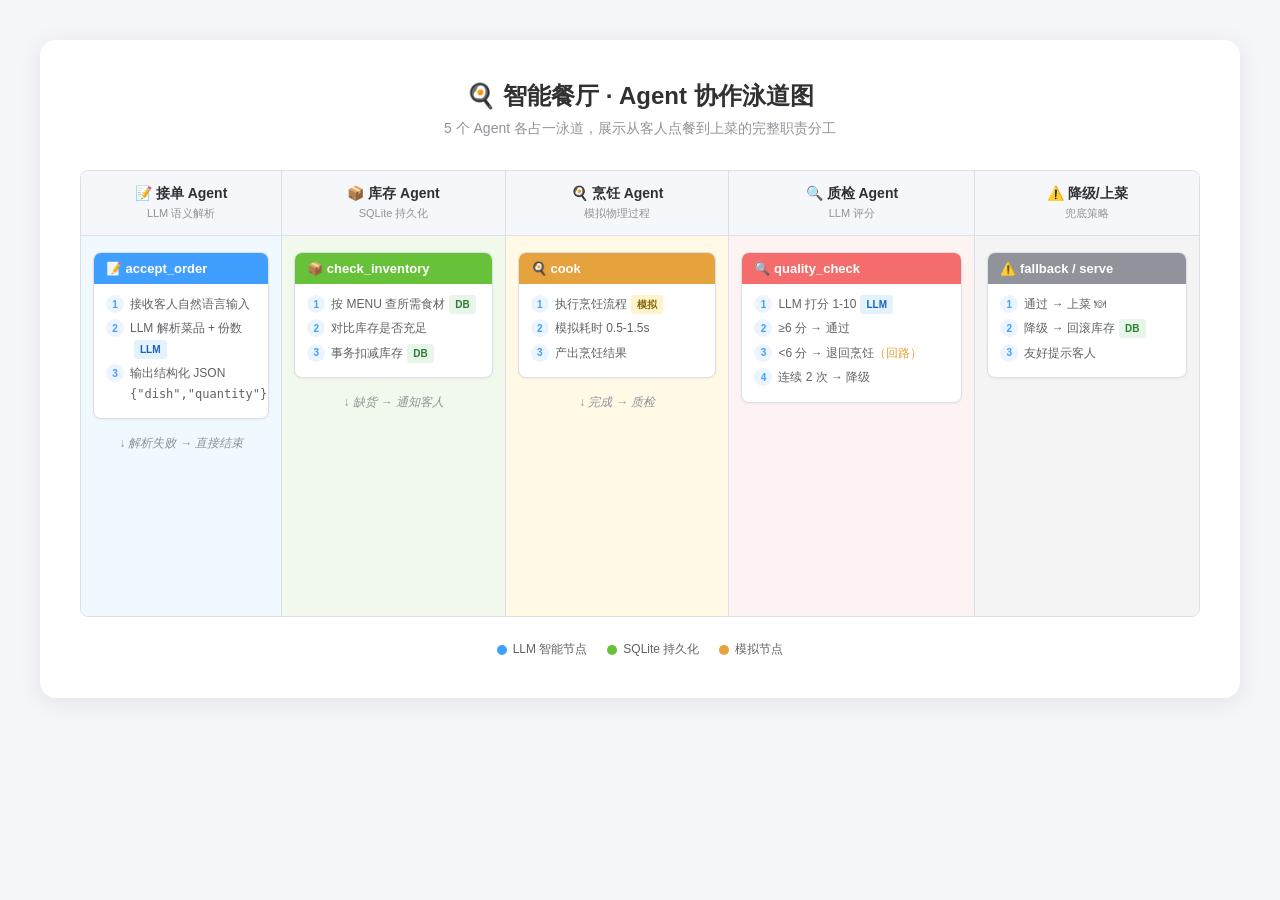
<file: docs/Agent协作泳道图.html>
<!DOCTYPE html>
<html lang="zh-CN">
<head>
<meta charset="UTF-8">
<meta name="viewport" content="width=device-width, initial-scale=1.0">
<title>智能餐厅 - Agent 协作泳道图</title>
<style>
  * { margin: 0; padding: 0; box-sizing: border-box; }
  body {
    font-family: "Microsoft YaHei","PingFang SC",sans-serif;
    background: #f5f6fa;
    padding: 40px;
  }
  .container {
    background: white;
    border-radius: 16px;
    box-shadow: 0 4px 24px rgba(0,0,0,.08);
    padding: 40px;
    max-width: 1200px;
    margin: 0 auto;
  }
  h1 { text-align: center; font-size: 24px; color: #303133; margin-bottom: 8px; }
  .subtitle { text-align: center; color: #909399; font-size: 14px; margin-bottom: 32px; }

  .swimlane-wrapper {
    border: 1px solid #dcdfe6;
    border-radius: 8px;
    overflow: hidden;
  }

  /* 泳道头 */
  .swimlane-header {
    display: flex;
    background: #f5f7fa;
    border-bottom: 1px solid #dcdfe6;
  }
  .lane-title {
    padding: 14px;
    text-align: center;
    font-weight: 700;
    font-size: 14px;
    color: #303133;
    border-right: 1px solid #dcdfe6;
  }
  .lane-title:last-child { border-right: none; }
  .lane-title .sub { display: block; font-size: 11px; color: #909399; font-weight: 400; margin-top: 3px; }

  /* 泳道主体 */
  .swimlane-body { display: flex; }
  .lane {
    padding: 16px 12px;
    border-right: 1px solid #dcdfe6;
    display: flex;
    flex-direction: column;
    gap: 12px;
    min-height: 380px;
  }
  .lane:last-child { border-right: none; }
  .lane-order { width: 18%; background: #f0f9ff; }
  .lane-inventory { width: 20%; background: #f0f9eb; }
  .lane-cook { width: 20%; background: #fff9e6; }
  .lane-qc { width: 22%; background: #fdf3f3; }
  .lane-fallback { width: 20%; background: #f4f4f5; }

  /* 泳道内卡片 */
  .entity-card {
    background: #fff;
    border: 1.5px solid #dcdfe6;
    border-radius: 8px;
    overflow: hidden;
    box-shadow: 0 1px 3px rgba(0,0,0,.05);
  }
  .entity-header {
    padding: 8px 12px;
    font-weight: 600;
    font-size: 13px;
    color: #fff;
    display: flex;
    justify-content: space-between;
    align-items: center;
  }
  .entity-header.order { background: #409eff; }
  .entity-header.inventory { background: #67c23a; }
  .entity-header.cook { background: #e6a23c; }
  .entity-header.qc { background: #f56c6c; }
  .entity-header.fallback { background: #909399; }
  .entity-body { padding: 10px 12px; font-size: 12px; color: #606266; line-height: 1.7; }
  .entity-body .step { display: flex; align-items: flex-start; gap: 6px; margin-bottom: 4px; }
  .entity-body .step-num {
    background: #ecf5ff; color: #409eff;
    width: 18px; height: 18px; border-radius: 50%;
    display: inline-flex; align-items: center; justify-content: center;
    font-size: 10px; font-weight: 700; flex-shrink: 0; margin-top: 1px;
  }
  .tech-tag {
    display: inline-block;
    font-size: 10px;
    padding: 1px 6px;
    border-radius: 3px;
    margin-left: 4px;
    font-weight: 600;
  }
  .tech-llm { background: #e3f2fd; color: #1565c0; }
  .tech-db { background: #e8f5e9; color: #2e7d32; }
  .tech-sim { background: #fff3cd; color: #856404; }

  .flow-note {
    text-align: center;
    font-size: 12px;
    color: #909399;
    padding: 4px 0;
    font-style: italic;
  }

  /* 图例 */
  .legend {
    margin-top: 24px;
    display: flex;
    justify-content: center;
    gap: 20px;
    flex-wrap: wrap;
  }
  .legend-item {
    display: flex;
    align-items: center;
    gap: 6px;
    font-size: 12px;
    color: #606266;
  }
  .legend-dot { width: 10px; height: 10px; border-radius: 50%; }
  .dot-llm { background: #409eff; }
  .dot-db { background: #67c23a; }
  .dot-sim { background: #e6a23c; }

  @media (max-width: 900px) {
    .swimlane-body { flex-direction: column; }
    .lane { width: 100% !important; border-right: none; border-bottom: 1px dashed #dcdfe6; min-height: auto; }
    .lane:last-child { border-bottom: none; }
  }
</style>
</head>
<body>
<div class="container">
  <h1>🍳 智能餐厅 · Agent 协作泳道图</h1>
  <p class="subtitle">5 个 Agent 各占一泳道，展示从客人点餐到上菜的完整职责分工</p>

  <div class="swimlane-wrapper">
    <!-- 泳道头 -->
    <div class="swimlane-header">
      <div class="lane-title" style="width:18%">📝 接单 Agent<span class="sub">LLM 语义解析</span></div>
      <div class="lane-title" style="width:20%">📦 库存 Agent<span class="sub">SQLite 持久化</span></div>
      <div class="lane-title" style="width:20%">🍳 烹饪 Agent<span class="sub">模拟物理过程</span></div>
      <div class="lane-title" style="width:22%">🔍 质检 Agent<span class="sub">LLM 评分</span></div>
      <div class="lane-title" style="width:20%">⚠️ 降级/上菜<span class="sub">兜底策略</span></div>
    </div>

    <!-- 泳道主体 -->
    <div class="swimlane-body">

      <!-- 接单 -->
      <div class="lane lane-order">
        <div class="entity-card">
          <div class="entity-header order">📝 accept_order</div>
          <div class="entity-body">
            <div class="step"><span class="step-num">1</span><span>接收客人自然语言输入</span></div>
            <div class="step"><span class="step-num">2</span><span>LLM 解析菜品 + 份数<span class="tech-tag tech-llm">LLM</span></span></div>
            <div class="step"><span class="step-num">3</span><span>输出结构化 JSON<br><code>{"dish","quantity"}</code></span></div>
          </div>
        </div>
        <div class="flow-note">↓ 解析失败 → 直接结束</div>
      </div>

      <!-- 库存 -->
      <div class="lane lane-inventory">
        <div class="entity-card">
          <div class="entity-header inventory">📦 check_inventory</div>
          <div class="entity-body">
            <div class="step"><span class="step-num">1</span><span>按 MENU 查所需食材<span class="tech-tag tech-db">DB</span></span></div>
            <div class="step"><span class="step-num">2</span><span>对比库存是否充足</span></div>
            <div class="step"><span class="step-num">3</span><span>事务扣减库存<span class="tech-tag tech-db">DB</span></span></div>
          </div>
        </div>
        <div class="flow-note">↓ 缺货 → 通知客人</div>
      </div>

      <!-- 烹饪 -->
      <div class="lane lane-cook">
        <div class="entity-card">
          <div class="entity-header cook">🍳 cook</div>
          <div class="entity-body">
            <div class="step"><span class="step-num">1</span><span>执行烹饪流程<span class="tech-tag tech-sim">模拟</span></span></div>
            <div class="step"><span class="step-num">2</span><span>模拟耗时 0.5-1.5s</span></div>
            <div class="step"><span class="step-num">3</span><span>产出烹饪结果</span></div>
          </div>
        </div>
        <div class="flow-note">↓ 完成 → 质检</div>
      </div>

      <!-- 质检 -->
      <div class="lane lane-qc">
        <div class="entity-card">
          <div class="entity-header qc">🔍 quality_check</div>
          <div class="entity-body">
            <div class="step"><span class="step-num">1</span><span>LLM 打分 1-10<span class="tech-tag tech-llm">LLM</span></span></div>
            <div class="step"><span class="step-num">2</span><span>≥6 分 → 通过</span></div>
            <div class="step"><span class="step-num">3</span><span>&lt;6 分 → 退回烹饪<span style="color:#e6a23c;">（回路）</span></span></div>
            <div class="step"><span class="step-num">4</span><span>连续 2 次 → 降级</span></div>
          </div>
        </div>
      </div>

      <!-- 降级/上菜 -->
      <div class="lane lane-fallback">
        <div class="entity-card">
          <div class="entity-header fallback">⚠️ fallback / serve</div>
          <div class="entity-body">
            <div class="step"><span class="step-num">1</span><span>通过 → 上菜 🍽</span></div>
            <div class="step"><span class="step-num">2</span><span>降级 → 回滚库存<span class="tech-tag tech-db">DB</span></span></div>
            <div class="step"><span class="step-num">3</span><span>友好提示客人</span></div>
          </div>
        </div>
      </div>

    </div>
  </div>

  <!-- 图例 -->
  <div class="legend">
    <div class="legend-item"><span class="legend-dot dot-llm"></span> LLM 智能节点</div>
    <div class="legend-item"><span class="legend-dot dot-db"></span> SQLite 持久化</div>
    <div class="legend-item"><span class="legend-dot dot-sim"></span> 模拟节点</div>
  </div>

</div>
</body>
</html>
</file>
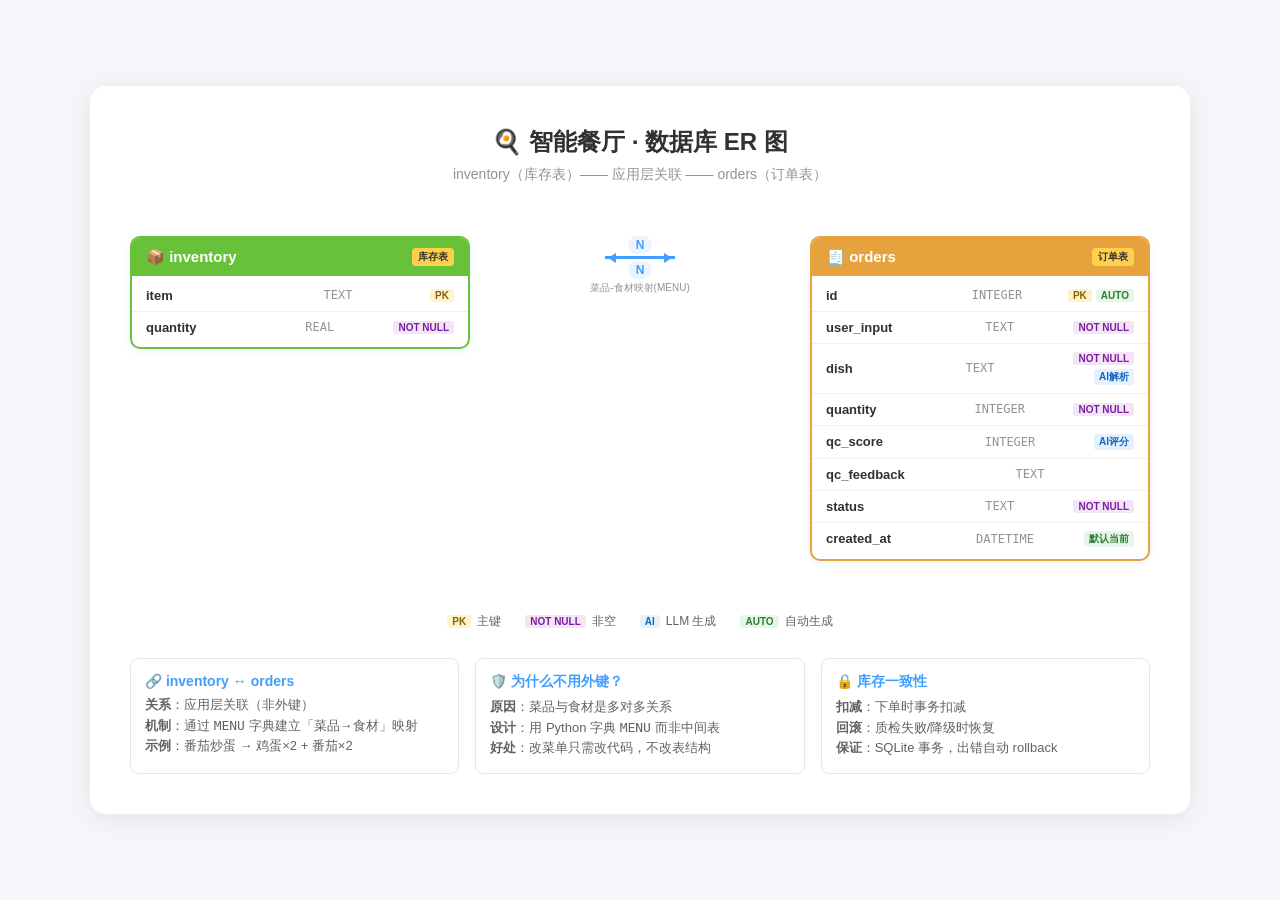
<file: docs/数据库ER图.html>
<!DOCTYPE html>
<html lang="zh-CN">
<head>
<meta charset="UTF-8">
<meta name="viewport" content="width=device-width, initial-scale=1.0">
<title>智能餐厅 - 数据库 ER 图</title>
<style>
  * { margin: 0; padding: 0; box-sizing: border-box; }
  body {
    font-family: "Microsoft YaHei","PingFang SC",sans-serif;
    background: #f5f6fa;
    display: flex;
    justify-content: center;
    align-items: center;
    min-height: 100vh;
    padding: 40px;
  }
  .container {
    background: white;
    border-radius: 16px;
    box-shadow: 0 4px 24px rgba(0,0,0,.08);
    padding: 40px;
    max-width: 1100px;
    width: 100%;
  }
  h1 { text-align: center; font-size: 24px; color: #303133; margin-bottom: 8px; }
  .subtitle { text-align: center; color: #909399; font-size: 14px; margin-bottom: 32px; }

  .er-diagram { position: relative; padding: 20px 0; }
  .tables-row {
    display: flex;
    justify-content: space-between;
    align-items: flex-start;
    gap: 0;
    position: relative;
  }

  .table-box {
    border: 2px solid #409eff;
    border-radius: 10px;
    overflow: hidden;
    width: 340px;
    background: #fff;
    box-shadow: 0 2px 8px rgba(64,158,255,.1);
  }
  .table-header {
    background: #409eff;
    color: white;
    padding: 10px 14px;
    font-weight: 700;
    font-size: 15px;
    display: flex;
    justify-content: space-between;
    align-items: center;
  }
  .table-header .pk-badge {
    background: #ffd04b;
    color: #333;
    font-size: 10px;
    padding: 2px 6px;
    border-radius: 4px;
    font-weight: 600;
  }
  .table-body { padding: 4px 0; }
  .col-row {
    display: flex;
    justify-content: space-between;
    align-items: center;
    padding: 8px 14px;
    font-size: 13px;
    border-bottom: 1px solid #f0f0f0;
  }
  .col-row:last-child { border-bottom: none; }
  .col-name { font-weight: 600; color: #303133; min-width: 100px; }
  .col-type { color: #909399; font-family: "Cascadia Code",Consolas,monospace; font-size: 12px; min-width: 100px; text-align: center; }
  .col-tags { display: flex; gap: 4px; flex-wrap: wrap; max-width: 100px; justify-content: flex-end; }

  .tag {
    font-size: 10px;
    padding: 1px 5px;
    border-radius: 3px;
    font-weight: 600;
    white-space: nowrap;
  }
  .tag-pk { background: #fff3cd; color: #856404; }
  .tag-nn { background: #f3e5f5; color: #7b1fa2; }
  .tag-ai { background: #e3f2fd; color: #1565c0; }
  .tag-auto { background: #e8f5e9; color: #2e7d32; }

  /* 关系连线 */
  .relation-line {
    display: flex;
    align-items: center;
    padding: 0 8px;
    flex-shrink: 0;
  }
  .line-content {
    display: flex;
    flex-direction: column;
    align-items: center;
    gap: 2px;
  }
  .line-bar {
    width: 70px;
    height: 3px;
    background: #409eff;
    position: relative;
  }
  .line-bar::before, .line-bar::after {
    content: '';
    position: absolute;
    top: -3px;
    border: 5px solid transparent;
  }
  .line-bar::before {
    left: -2px;
    border-right-color: #409eff;
    border-right-width: 8px;
  }
  .line-bar::after {
    right: -2px;
    border-left-color: #409eff;
    border-left-width: 8px;
  }
  .cardinality {
    font-size: 12px;
    font-weight: 700;
    color: #409eff;
    background: #ecf5ff;
    padding: 2px 8px;
    border-radius: 10px;
  }
  .rel-label {
    font-size: 10px;
    color: #909399;
    white-space: nowrap;
  }

  .legend {
    margin-top: 32px;
    display: flex;
    justify-content: center;
    gap: 24px;
    flex-wrap: wrap;
  }
  .legend-item {
    display: flex;
    align-items: center;
    gap: 6px;
    font-size: 12px;
    color: #606266;
  }

  .notes {
    margin-top: 28px;
    display: grid;
    grid-template-columns: repeat(3,1fr);
    gap: 16px;
  }
  .note-card {
    border: 1px solid #e4e7ed;
    border-radius: 8px;
    padding: 14px;
    font-size: 13px;
  }
  .note-card h4 { color: #409eff; margin-bottom: 6px; font-size: 14px; }
  .note-card p { color: #606266; line-height: 1.6; }

  @media (max-width: 1000px) {
    .tables-row { flex-wrap: wrap; justify-content: center; gap: 20px; }
    .relation-line { display: none; }
    .notes { grid-template-columns: 1fr; }
  }
</style>
</head>
<body>
<div class="container">
  <h1>🍳 智能餐厅 · 数据库 ER 图</h1>
  <p class="subtitle">inventory（库存表）—— 应用层关联 —— orders（订单表）</p>

  <div class="er-diagram">
    <div class="tables-row">

      <!-- ========== inventory 表 ========== -->
      <div class="table-box" style="border-color:#67c23a;">
        <div class="table-header" style="background:#67c23a;">
          <span>📦 inventory</span>
          <span class="pk-badge">库存表</span>
        </div>
        <div class="table-body">
          <div class="col-row">
            <span class="col-name">item</span>
            <span class="col-type">TEXT</span>
            <span class="col-tags"><span class="tag tag-pk">PK</span></span>
          </div>
          <div class="col-row">
            <span class="col-name">quantity</span>
            <span class="col-type">REAL</span>
            <span class="col-tags"><span class="tag tag-nn">NOT NULL</span></span>
          </div>
        </div>
      </div>

      <!-- 关系连线 -->
      <div class="relation-line">
        <div class="line-content">
          <span class="cardinality">N</span>
          <div class="line-bar"></div>
          <span class="cardinality">N</span>
          <span class="rel-label">菜品-食材映射(MENU)</span>
        </div>
      </div>

      <!-- ========== orders 表 ========== -->
      <div class="table-box" style="border-color:#e6a23c;">
        <div class="table-header" style="background:#e6a23c;">
          <span>🧾 orders</span>
          <span class="pk-badge">订单表</span>
        </div>
        <div class="table-body">
          <div class="col-row">
            <span class="col-name">id</span>
            <span class="col-type">INTEGER</span>
            <span class="col-tags"><span class="tag tag-pk">PK</span><span class="tag tag-auto">AUTO</span></span>
          </div>
          <div class="col-row">
            <span class="col-name">user_input</span>
            <span class="col-type">TEXT</span>
            <span class="col-tags"><span class="tag tag-nn">NOT NULL</span></span>
          </div>
          <div class="col-row">
            <span class="col-name">dish</span>
            <span class="col-type">TEXT</span>
            <span class="col-tags"><span class="tag tag-nn">NOT NULL</span><span class="tag tag-ai">AI解析</span></span>
          </div>
          <div class="col-row">
            <span class="col-name">quantity</span>
            <span class="col-type">INTEGER</span>
            <span class="col-tags"><span class="tag tag-nn">NOT NULL</span></span>
          </div>
          <div class="col-row">
            <span class="col-name">qc_score</span>
            <span class="col-type">INTEGER</span>
            <span class="col-tags"><span class="tag tag-ai">AI评分</span></span>
          </div>
          <div class="col-row">
            <span class="col-name">qc_feedback</span>
            <span class="col-type">TEXT</span>
            <span class="col-tags"></span>
          </div>
          <div class="col-row">
            <span class="col-name">status</span>
            <span class="col-type">TEXT</span>
            <span class="col-tags"><span class="tag tag-nn">NOT NULL</span></span>
          </div>
          <div class="col-row">
            <span class="col-name">created_at</span>
            <span class="col-type">DATETIME</span>
            <span class="col-tags"><span class="tag tag-auto">默认当前</span></span>
          </div>
        </div>
      </div>

    </div>
  </div>

  <!-- 图例 -->
  <div class="legend">
    <div class="legend-item"><span class="tag tag-pk">PK</span> 主键</div>
    <div class="legend-item"><span class="tag tag-nn">NOT NULL</span> 非空</div>
    <div class="legend-item"><span class="tag tag-ai">AI</span> LLM 生成</div>
    <div class="legend-item"><span class="tag tag-auto">AUTO</span> 自动生成</div>
  </div>

  <!-- 关联说明 -->
  <div class="notes">
    <div class="note-card">
      <h4>🔗 inventory ↔ orders</h4>
      <p><b>关系</b>：应用层关联（非外键）<br><b>机制</b>：通过 <code>MENU</code> 字典建立「菜品→食材」映射<br><b>示例</b>：番茄炒蛋 → 鸡蛋×2 + 番茄×2</p>
    </div>
    <div class="note-card">
      <h4>🛡️ 为什么不用外键？</h4>
      <p><b>原因</b>：菜品与食材是多对多关系<br><b>设计</b>：用 Python 字典 <code>MENU</code> 而非中间表<br><b>好处</b>：改菜单只需改代码，不改表结构</p>
    </div>
    <div class="note-card">
      <h4>🔒 库存一致性</h4>
      <p><b>扣减</b>：下单时事务扣减<br><b>回滚</b>：质检失败/降级时恢复<br><b>保证</b>：SQLite 事务，出错自动 rollback</p>
    </div>
  </div>

</div>
</body>
</html>
</file>
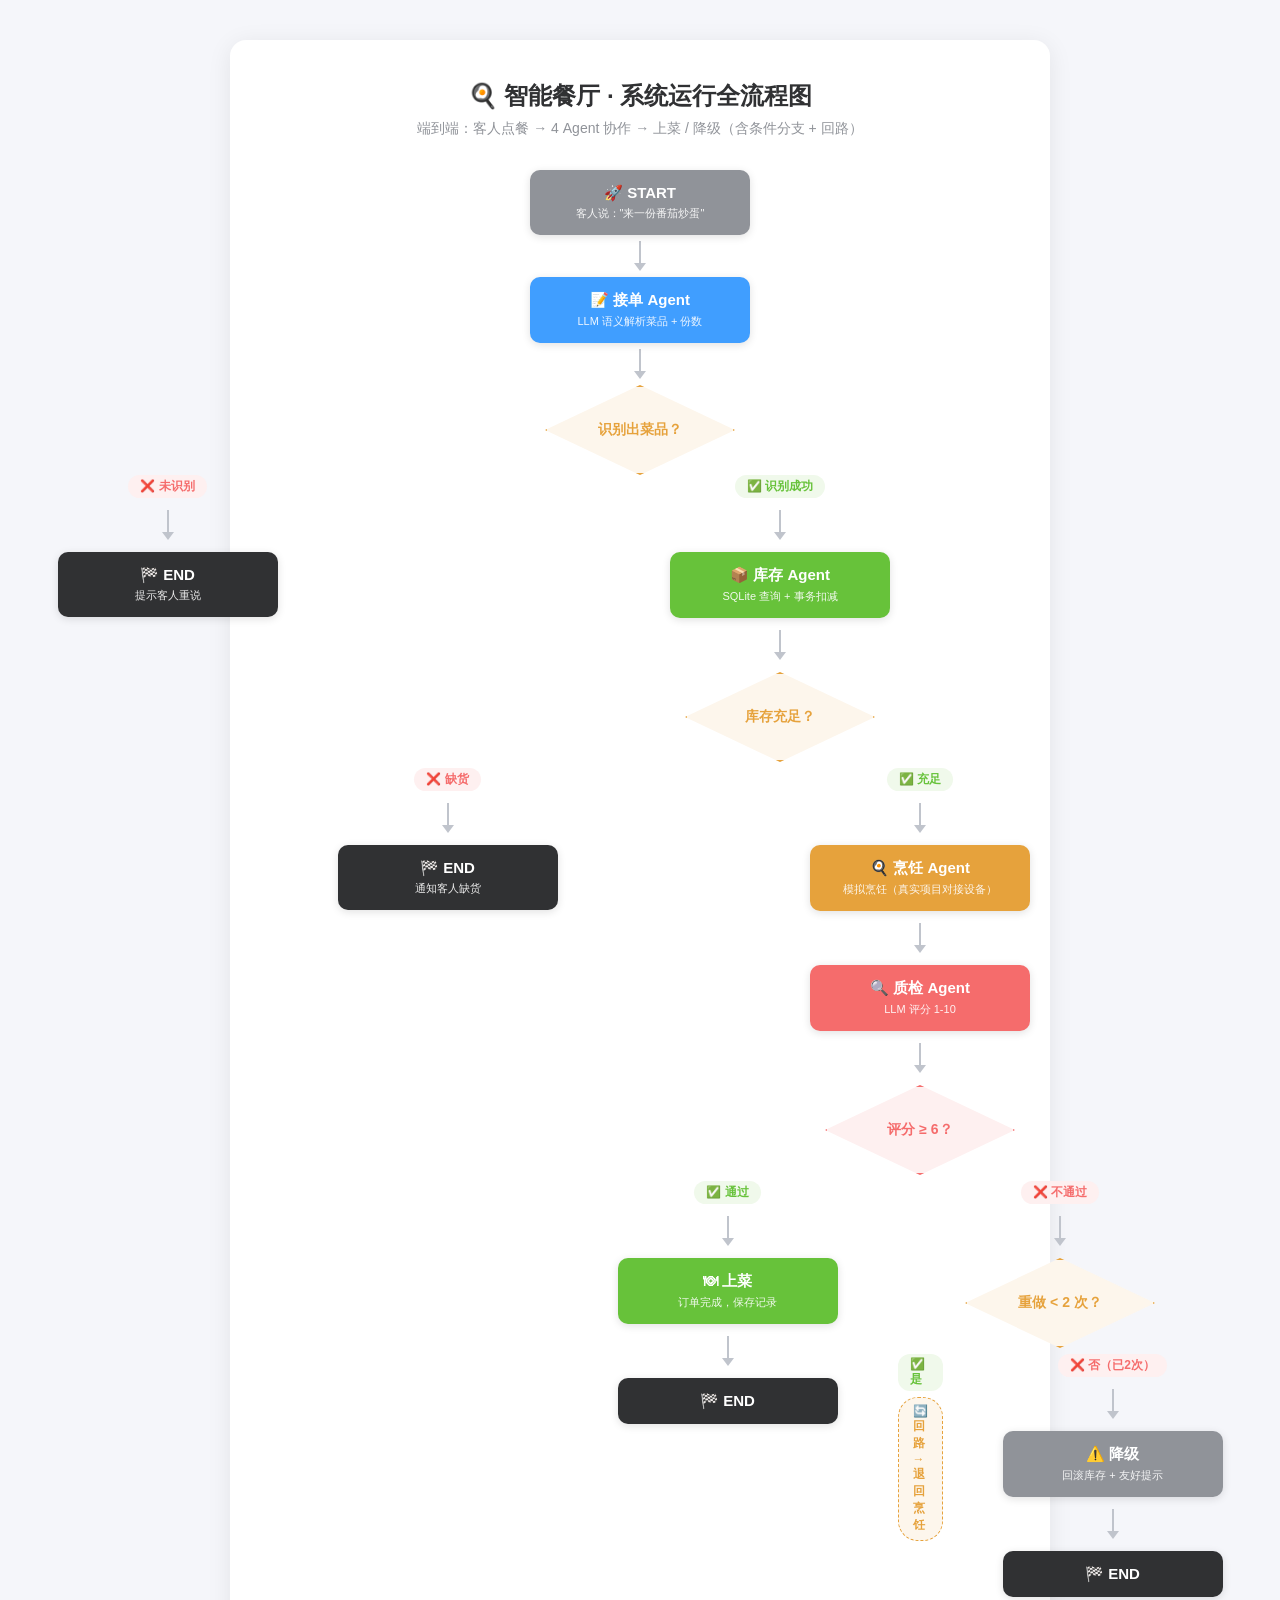
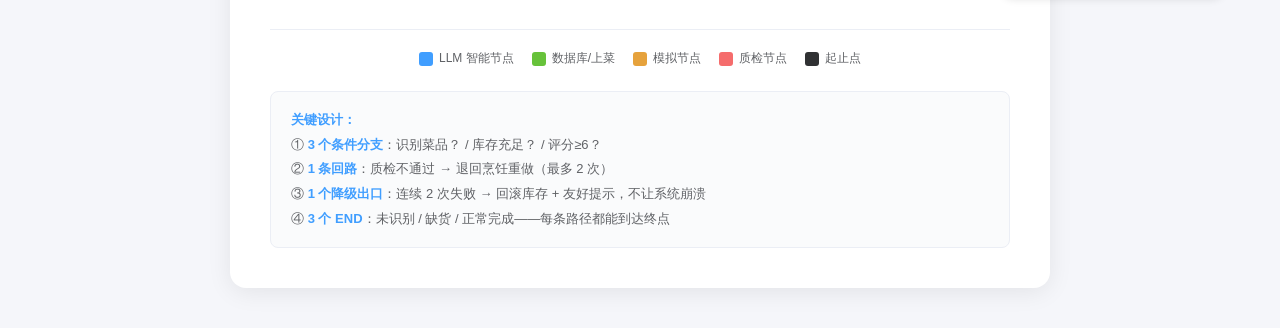
<file: docs/系统运行全流程图.html>
<!DOCTYPE html>
<html lang="zh-CN">
<head>
<meta charset="UTF-8">
<meta name="viewport" content="width=device-width, initial-scale=1.0">
<title>智能餐厅 - 系统运行全流程图</title>
<style>
  * { margin: 0; padding: 0; box-sizing: border-box; }
  body {
    font-family: "Microsoft YaHei","PingFang SC",sans-serif;
    background: #f5f6fa;
    padding: 40px;
  }
  .container {
    background: white;
    border-radius: 16px;
    box-shadow: 0 4px 24px rgba(0,0,0,.08);
    padding: 40px;
    max-width: 820px;
    margin: 0 auto;
  }
  h1 { text-align: center; font-size: 24px; color: #303133; margin-bottom: 8px; }
  .subtitle { text-align: center; color: #909399; font-size: 14px; margin-bottom: 32px; }

  .flow { display: flex; flex-direction: column; align-items: center; }

  /* 节点 */
  .node {
    padding: 14px 28px;
    border-radius: 10px;
    font-size: 15px;
    font-weight: 600;
    color: #fff;
    text-align: center;
    min-width: 220px;
    box-shadow: 0 2px 8px rgba(0,0,0,.12);
    position: relative;
  }
  .node .node-sub { display: block; font-size: 11px; font-weight: 400; opacity: 0.9; margin-top: 4px; }
  .node-start { background: #909399; }
  .node-order { background: #409eff; }
  .node-inventory { background: #67c23a; }
  .node-cook { background: #e6a23c; }
  .node-qc { background: #f56c6c; }
  .node-serve { background: #67c23a; }
  .node-fallback { background: #909399; }
  .node-end { background: #303133; }

  /* 判断菱形 */
  .diamond {
    width: 190px;
    height: 90px;
    background: #fdf6ec;
    border: 2px solid #e6a23c;
    color: #e6a23c;
    display: flex;
    align-items: center;
    justify-content: center;
    text-align: center;
    font-size: 14px;
    font-weight: 600;
    transform: rotate(0);
    position: relative;
    clip-path: polygon(50% 0%, 100% 50%, 50% 100%, 0% 50%);
    padding: 20px;
  }
  .diamond.red {
    background: #fef0f0;
    border-color: #f56c6c;
    color: #f56c6c;
  }

  /* 箭头（垂直） */
  .arrow-v {
    display: flex;
    flex-direction: column;
    align-items: center;
    padding: 6px 0;
    color: #909399;
    font-size: 12px;
  }
  .arrow-v .line { width: 2px; height: 22px; background: #c0c4cc; }
  .arrow-v .head {
    width: 0; height: 0;
    border-left: 6px solid transparent;
    border-right: 6px solid transparent;
    border-top: 8px solid #c0c4cc;
  }
  .arrow-v .label {
    position: relative;
    background: #fff;
    padding: 0 8px;
    font-size: 12px;
  }

  /* 分支布局 */
  .branch-row {
    display: flex;
    align-items: flex-start;
    justify-content: center;
    gap: 60px;
    width: 100%;
    position: relative;
  }
  .branch-col {
    display: flex;
    flex-direction: column;
    align-items: center;
    gap: 6px;
  }
  .branch-label {
    font-size: 12px;
    font-weight: 700;
    padding: 3px 12px;
    border-radius: 12px;
  }
  .branch-yes { background: #f0f9eb; color: #67c23a; }
  .branch-no { background: #fef0f0; color: #f56c6c; }

  /* 回路标注 */
  .loop-badge {
    display: inline-block;
    background: #fdf6ec;
    color: #e6a23c;
    border: 1px dashed #e6a23c;
    padding: 6px 14px;
    border-radius: 20px;
    font-size: 12px;
    font-weight: 600;
  }

  /* 图例 */
  .legend {
    margin-top: 32px;
    display: flex;
    justify-content: center;
    gap: 18px;
    flex-wrap: wrap;
    border-top: 1px solid #ebeef5;
    padding-top: 20px;
  }
  .legend-item {
    display: flex;
    align-items: center;
    gap: 6px;
    font-size: 12px;
    color: #606266;
  }
  .legend-box { width: 14px; height: 14px; border-radius: 3px; }

  .key-points {
    margin-top: 24px;
    background: #fafbfc;
    border: 1px solid #ebeef5;
    border-radius: 8px;
    padding: 16px 20px;
    font-size: 13px;
    color: #606266;
    line-height: 1.9;
  }
  .key-points b { color: #409eff; }
</style>
</head>
<body>
<div class="container">
  <h1>🍳 智能餐厅 · 系统运行全流程图</h1>
  <p class="subtitle">端到端：客人点餐 → 4 Agent 协作 → 上菜 / 降级（含条件分支 + 回路）</p>

  <div class="flow">

    <!-- 起点 -->
    <div class="node node-start">🚀 START<div class="node-sub">客人说："来一份番茄炒蛋"</div></div>

    <div class="arrow-v"><div class="line"></div><div class="head"></div></div>

    <!-- 接单 -->
    <div class="node node-order">📝 接单 Agent<div class="node-sub">LLM 语义解析菜品 + 份数</div></div>

    <div class="arrow-v"><div class="line"></div><div class="head"></div></div>

    <!-- 判断1：识别菜品？ -->
    <div class="diamond">识别出菜品？</div>

    <div class="branch-row">
      <div class="branch-col">
        <span class="branch-label branch-no">❌ 未识别</span>
        <div class="arrow-v"><div class="line"></div><div class="head"></div></div>
        <div class="node node-end">🏁 END<div class="node-sub">提示客人重说</div></div>
      </div>
      <div class="branch-col">
        <span class="branch-label branch-yes">✅ 识别成功</span>
        <div class="arrow-v"><div class="line"></div><div class="head"></div></div>
        <div class="node node-inventory">📦 库存 Agent<div class="node-sub">SQLite 查询 + 事务扣减</div></div>

        <div class="arrow-v"><div class="line"></div><div class="head"></div></div>
        <div class="diamond">库存充足？</div>

        <div class="branch-row">
          <div class="branch-col">
            <span class="branch-label branch-no">❌ 缺货</span>
            <div class="arrow-v"><div class="line"></div><div class="head"></div></div>
            <div class="node node-end">🏁 END<div class="node-sub">通知客人缺货</div></div>
          </div>
          <div class="branch-col">
            <span class="branch-label branch-yes">✅ 充足</span>
            <div class="arrow-v"><div class="line"></div><div class="head"></div></div>
            <div class="node node-cook">🍳 烹饪 Agent<div class="node-sub">模拟烹饪（真实项目对接设备）</div></div>

            <div class="arrow-v"><div class="line"></div><div class="head"></div></div>
            <div class="node node-qc">🔍 质检 Agent<div class="node-sub">LLM 评分 1-10</div></div>

            <div class="arrow-v"><div class="line"></div><div class="head"></div></div>
            <div class="diamond red">评分 ≥ 6？</div>

            <div class="branch-row">
              <div class="branch-col">
                <span class="branch-label branch-yes">✅ 通过</span>
                <div class="arrow-v"><div class="line"></div><div class="head"></div></div>
                <div class="node node-serve">🍽 上菜<div class="node-sub">订单完成，保存记录</div></div>
                <div class="arrow-v"><div class="line"></div><div class="head"></div></div>
                <div class="node node-end">🏁 END</div>
              </div>
              <div class="branch-col">
                <span class="branch-label branch-no">❌ 不通过</span>
                <div class="arrow-v"><div class="line"></div><div class="head"></div></div>
                <div class="diamond">重做 &lt; 2 次？</div>
                <div class="branch-row">
                  <div class="branch-col">
                    <span class="branch-label branch-yes">✅ 是</span>
                    <div class="loop-badge">🔄 回路 → 退回烹饪</div>
                  </div>
                  <div class="branch-col">
                    <span class="branch-label branch-no">❌ 否（已2次）</span>
                    <div class="arrow-v"><div class="line"></div><div class="head"></div></div>
                    <div class="node node-fallback">⚠️ 降级<div class="node-sub">回滚库存 + 友好提示</div></div>
                    <div class="arrow-v"><div class="line"></div><div class="head"></div></div>
                    <div class="node node-end">🏁 END</div>
                  </div>
                </div>
              </div>
            </div>
          </div>
        </div>
      </div>
    </div>

  </div>

  <!-- 图例 -->
  <div class="legend">
    <div class="legend-item"><span class="legend-box" style="background:#409eff;"></span> LLM 智能节点</div>
    <div class="legend-item"><span class="legend-box" style="background:#67c23a;"></span> 数据库/上菜</div>
    <div class="legend-item"><span class="legend-box" style="background:#e6a23c;"></span> 模拟节点</div>
    <div class="legend-item"><span class="legend-box" style="background:#f56c6c;"></span> 质检节点</div>
    <div class="legend-item"><span class="legend-box" style="background:#303133;"></span> 起止点</div>
  </div>

  <!-- 关键点 -->
  <div class="key-points">
    <b>关键设计：</b><br>
    ① <b>3 个条件分支</b>：识别菜品？ / 库存充足？ / 评分≥6？<br>
    ② <b>1 条回路</b>：质检不通过 → 退回烹饪重做（最多 2 次）<br>
    ③ <b>1 个降级出口</b>：连续 2 次失败 → 回滚库存 + 友好提示，不让系统崩溃<br>
    ④ <b>3 个 END</b>：未识别 / 缺货 / 正常完成——每条路径都能到达终点
  </div>

</div>
</body>
</html>
</file>
